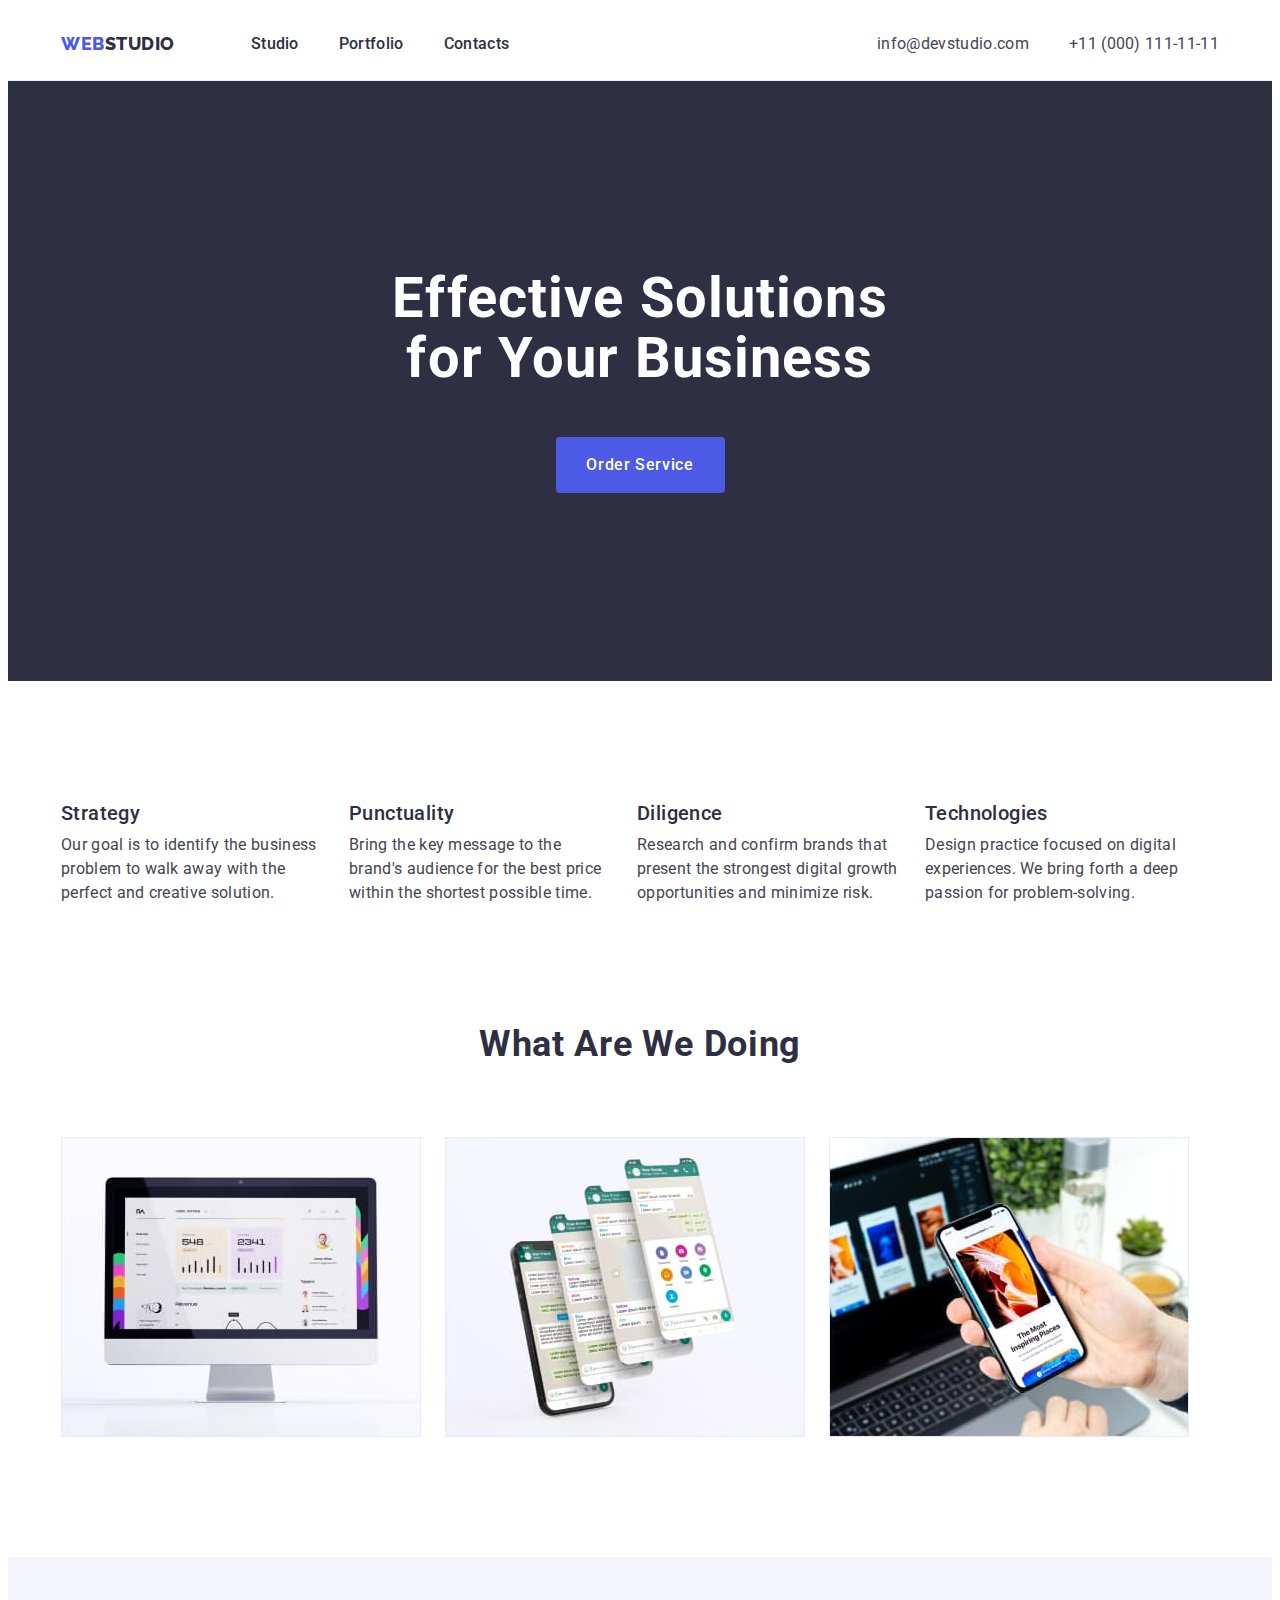
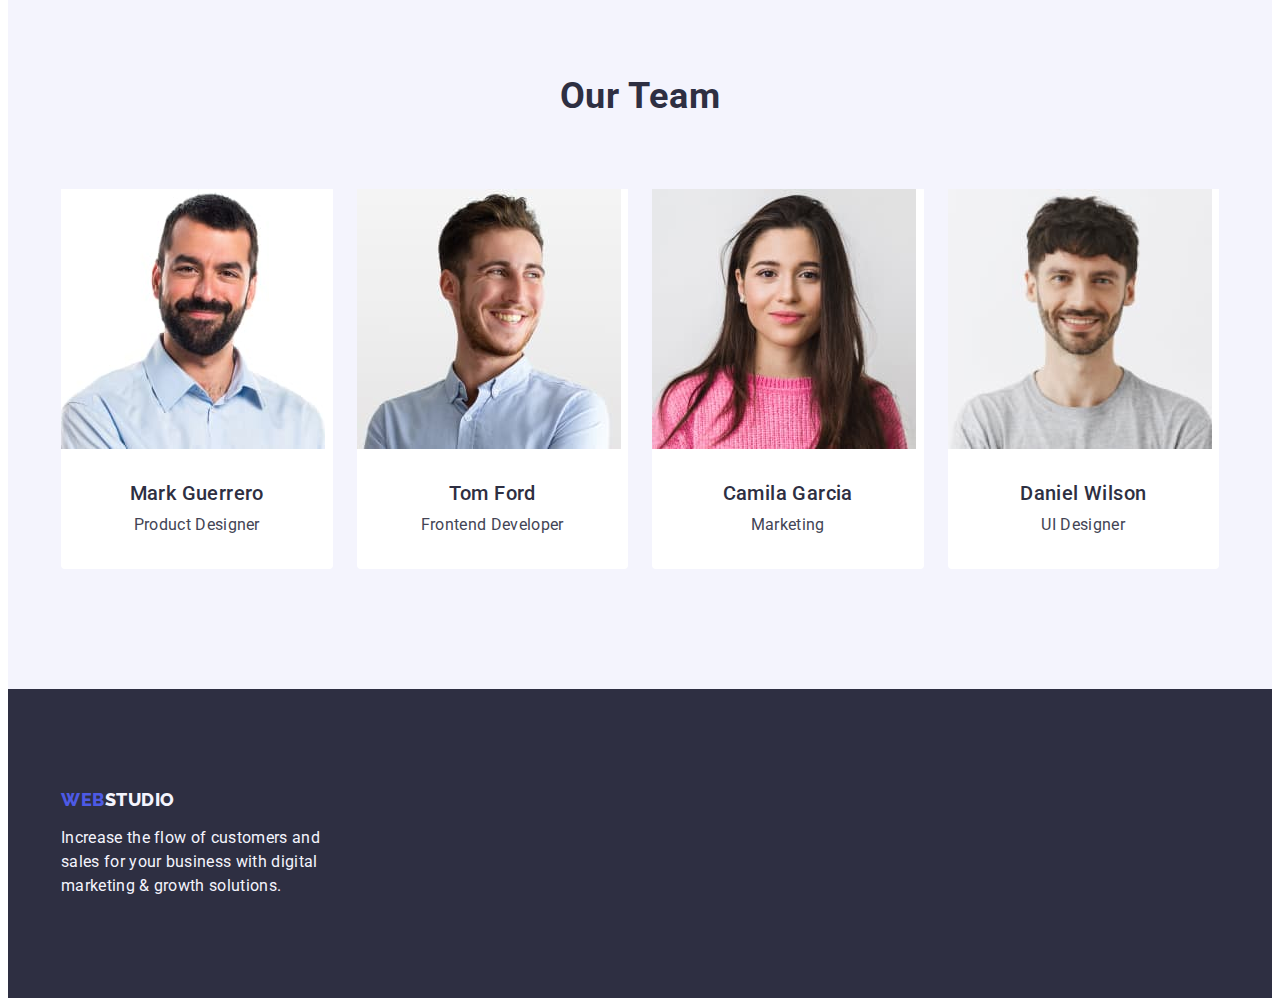
<file: index.html>
<!DOCTYPE html>
<html lang="en">

<head>
    <meta charset="UTF-8">
    <meta http-equiv="X-UA-Compatible" content="IE=edge">
    <meta name="viewport" content="width=device-width, initial-scale=1.0">
    <title>WebStudio</title>
    <link rel="preconnect" href="https://fonts.googleapis.com">
    <link rel="preconnect" href="https://fonts.gstatic.com" crossorigin>
    <link
        href="https://fonts.googleapis.com/css2?family=Raleway:wght@700;800&family=Roboto:wght@400;500;700&display=swap"
        rel="stylesheet">
    <link rel="stylesheet" href="https://cdnjs.cloudflare.com/ajax/libs/modern-normalize/1.1.0/modern-normalize.min.css"
        integrity="sha512-wpPYUAdjBVSE4KJnH1VR1HeZfpl1ub8YT/NKx4PuQ5NmX2tKuGu6U/JRp5y+Y8XG2tV+wKQpNHVUX03MfMFn9Q=="
        crossorigin="anonymous" referrerpolicy="no-referrer" />
    <link rel="stylesheet" href="./css/styles.css">
</head>

<body>
    <header class="header">
        <div class="container header-container">
            <nav class="header-navigation">
                <a href="./index.html" class="header-logo link">Web<span class="header-logo-studio">Studio</span></a>
                <ul class="header-list list">
                    <li class="header-item"><a class="header-link link" href="./index.html">Studio</a></li>
                    <li class="header-item"><a class="header-link link" href="./portfolio.html">Portfolio</a></li>
                    <li class="header-item"><a class="header-link link" href="">Contacts</a></li>
                </ul>
            </nav>
            <address class="address list">
                <ul class="address-list list">
                    <li class="address-item"><a class="address-link link"
                            href="mailto:info@devstudio.com">info@devstudio.com</a>
                    </li>
                    <li class="address-item"> <a class="address-link link" href="tel:+110001111111">+11 (000)
                            111-11-11</a>
                    </li>
                </ul>

            </address>
        </div>
    </header>
    <main>
        <section class="hero section">
            <div class="container">
                <h1 class="hero-title">Effective Solutions
                    for Your Business
                </h1>
                <button class="hero-btn " type="button">Order Service</button>
            </div>
        </section>
        <section class="features section">
            <div class="container">
                <h2 hidden class="features-title">Features</h2>
                <ul class="features-list list">
                    <li class="features-item link">
                        <h3 class="features-title">Strategy</h3>
                        <p class="features-text">Our goal is to identify the business
                            problem to walk away with the perfect and creative solution.</p>
                    </li>



                    <li class="features-item link">
                        <h3 class="features-title">Punctuality</h3>
                        <p class="features-text"> Bring the key message to the brand's audience for the best price
                            within
                            the shortest possible
                            time.</p>
                    </li>



                    <li class="features-item link">
                        <h3 class="features-title">Diligence</h3>
                        <p class="features-text">Research and confirm brands that present the strongest digital growth
                            opportunities and minimize
                            risk.</p>
                    </li>

                    <li class="features-item link">
                        <h3 class="features-title">Technologies</h3>
                        <p class="features-text"> Design practice focused on digital experiences. We bring forth a deep
                            passion for problem-solving.</p>
                    </li>
                </ul>
            </div>
        </section>
        <section class="doing">
            <div class="container">
                <h2 class="doing-title">What are we doing</h2>
                <ul class="doing-list list">
                    <li class="doing-item item"><img src="./images/ourworks/img_1.jpg" alt="foto1" width="360"
                            height="300">
                    </li>
                    <li class="doing-item item"><img src="./images/ourworks/img_2.jpg" alt="foto2" width="360"
                            height="300">
                    </li>
                    <li class="doing-item item"><img src="./images/ourworks/img_3.jpg" alt="foto3" width="360"
                            height="300">
                    </li>
                </ul>
            </div>
        </section>
        <section class="time section">
            <div class="container">
                <h2 class="time-title">Our Team</h2>
                <ul class="time-list list">
                    <li class="time-item item">
                        <img src="./images/ourteam/markguerrero.jpg" alt="Mark Guerrero" width="264" height="260">
                        <div class="time-text">
                            <h3 class="time-title-name">Mark Guerrero</h3>
                            <p class="time-text-prof">Product Designer</p>
                        </div>
                    </li>
                    <li class="time-item item"><img src="./images/ourteam/tomford.jpg" alt="Tom Ford" width="264"
                            height="260">
                        <div class="time-text">
                            <h3 class="time-title-name">Tom Ford</h3>
                            <p class="time-text-prof">Frontend Developer</p>
                        </div>
                    <li class="time-item item"><img src="./images/ourteam/camilagarcia.jpg" alt="Camila Garcia"
                            width="264" height="260">
                        <div class="time-text">
                            <h3 class="time-title-name">Camila Garcia</h3>
                            <p class="time-text-prof">Marketing</p>
                        </div>
                    </li>
                    <li class="time-item item"><img src="./images/ourteam/danielwilson.jpg" alt="Daniel Wilson"
                            width="264" height="260">
                        <div class="time-text">
                            <h3 class="time-title-name">Daniel Wilson</h3>
                            <p class="time-text-prof">UI Designer</p>
                        </div>
                    </li>
                </ul>
            </div>
        </section>
    </main>
    <footer class="footer">
        <div class="container">
            <div class="footer-container">
                <div class="footer-logo-text">
                    <a href="./index.html" class="footer-logo link">Web<span
                            class="footer-logo-studio">Studio</span></a>

                    <p class="footer-text">Increase the flow of customers and sales for your business with digital
                        marketing
                        &
                        growth
                        solutions.</p>
                </div>
            </div>
        </div>
    </footer>
</body>


</html>
</file>
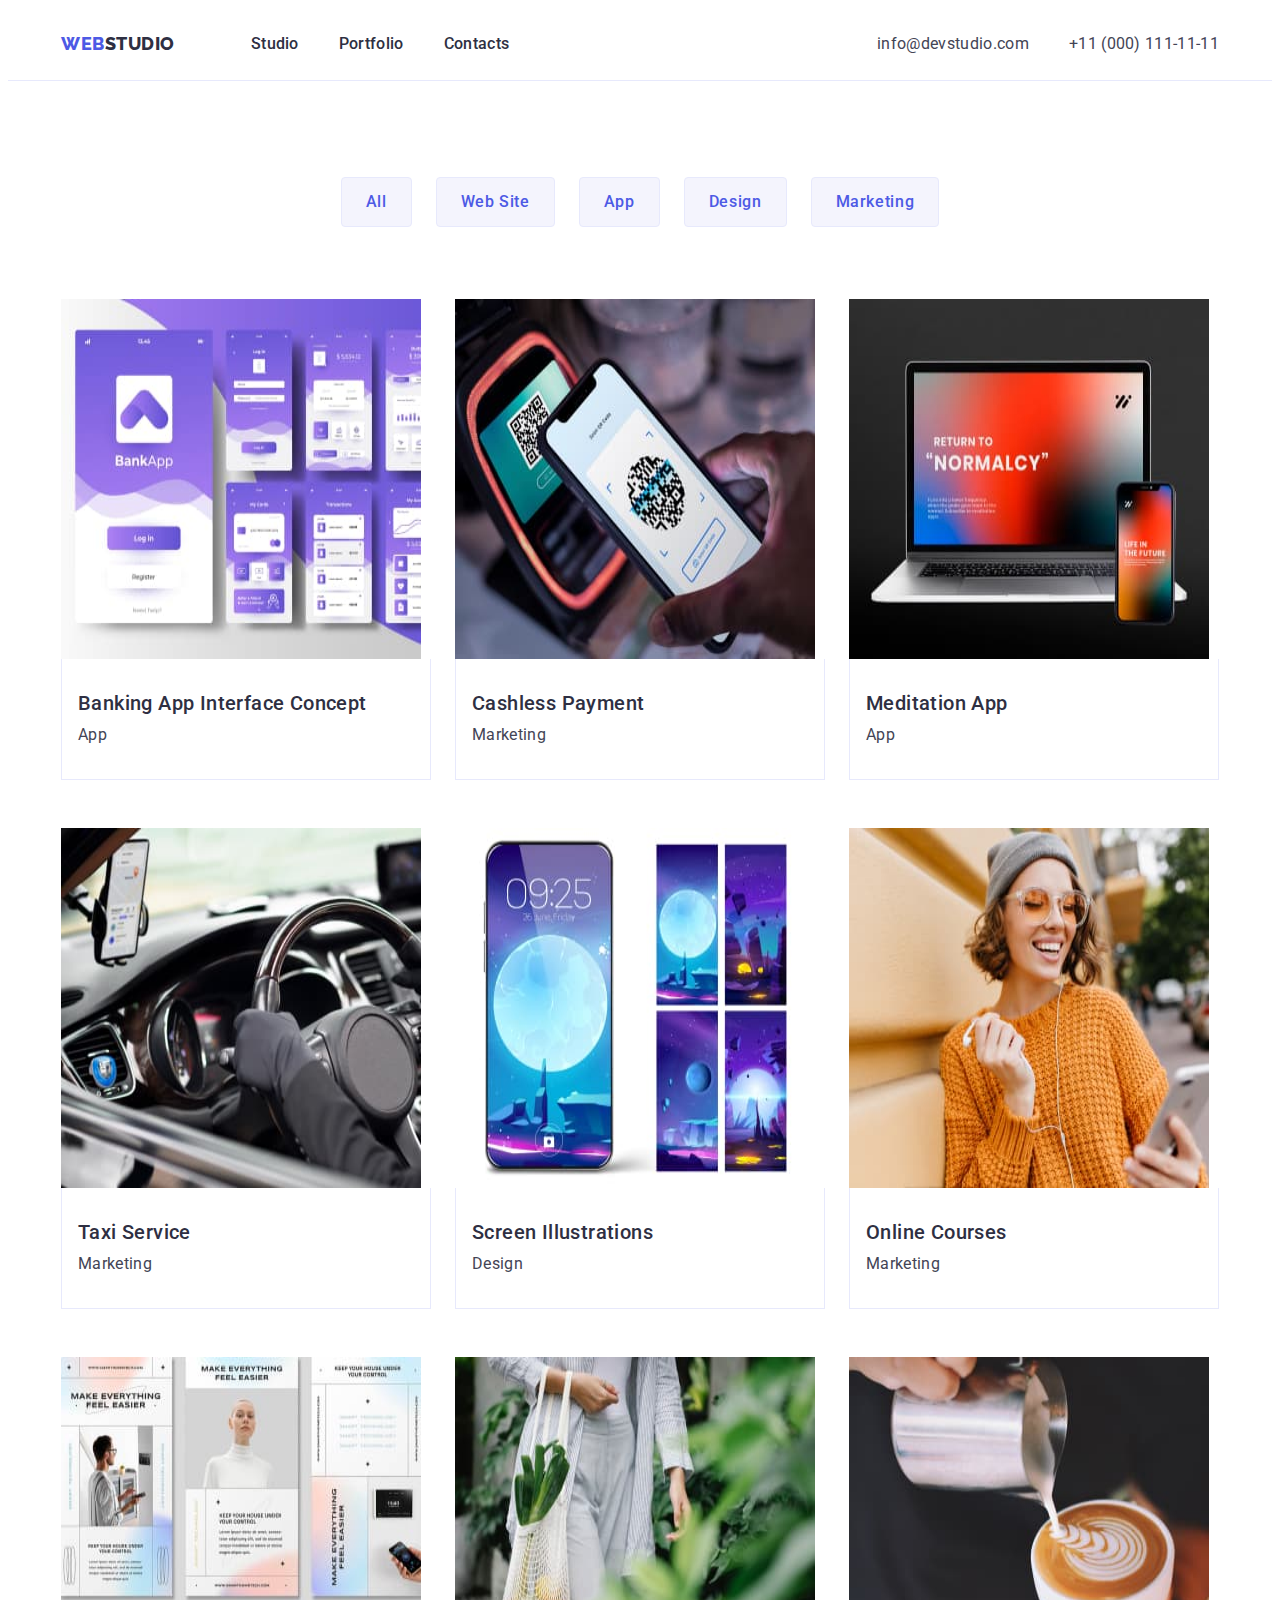
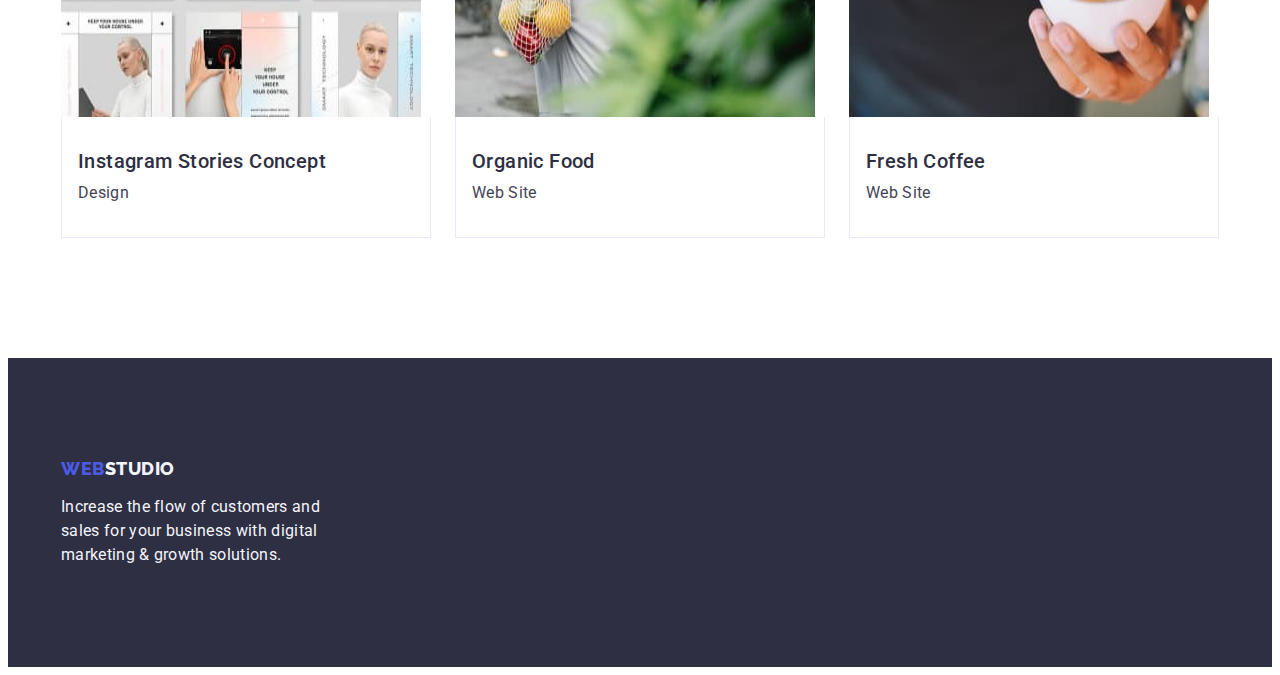
<file: portfolio.html>
<!DOCTYPE html>
<html lang="en">

<head>
    <meta charset="UTF-8">
    <meta http-equiv="X-UA-Compatible" content="IE=edge">
    <meta name="viewport" content="width=device-width, initial-scale=1.0">
    <title>WebStudio</title>
    <link rel="preconnect" href="https://fonts.googleapis.com">
    <link rel="preconnect" href="https://fonts.gstatic.com" crossorigin>
    <link
        href="https://fonts.googleapis.com/css2?family=Raleway:wght@700;800&family=Roboto:wght@400;500;700&display=swap"
        rel="stylesheet">
    <link rel="stylesheet" href="https://cdnjs.cloudflare.com/ajax/libs/modern-normalize/1.1.0/modern-normalize.min.css"
        integrity="sha512-wpPYUAdjBVSE4KJnH1VR1HeZfpl1ub8YT/NKx4PuQ5NmX2tKuGu6U/JRp5y+Y8XG2tV+wKQpNHVUX03MfMFn9Q=="
        crossorigin="anonymous" referrerpolicy="no-referrer" />
    <link rel="stylesheet" href="./css/styles.css">

<body>
    <header class="header">
        <div class="container header-container">
            <nav class="header-navigation">
                <a href="./index.html" class="header-logo link">Web<span class="header-logo-studio">Studio</span></a>
                <ul class="header-list list">
                    <li class="header-item"><a class="header-link link" href="./index.html">Studio</a></li>
                    <li class="header-item"><a class="header-link link" href="./portfolio.html">Portfolio</a></li>
                    <li class="header-item"><a class="header-link link" href="">Contacts</a></li>
                </ul>
            </nav>
            <address class="address list">
                <ul class="address-list list">
                    <li class="address-item"><a class="address-link link"
                            href="mailto:info@devstudio.com">info@devstudio.com</a>
                    </li>
                    <li class="address-item"> <a class="address-link link" href="tel:+110001111111">+11 (000)
                            111-11-11</a>
                    </li>
                </ul>

            </address>
        </div>
    </header>
    <main>
        <section class="filters filters-section ">
            <div class="container">
                <h1 hidden> hidden</h1>
                <ul class="filters-list list buttons">
                    <li class="filters-item link">
                        <button class="filters-btn btn" type="button">All</button>
                    </li>
                    <li class="filters-item link">
                        <button class="filters-btn btn" type="button">Web Site</button>
                    </li>
                    <li class="filters-item link">
                        <button class="filters-btn btn" type="button">App</button>
                    </li>
                    <li class="filters-item link">
                        <button class="filters-btn btn" type="button">Design</button>
                    </li>
                    <li class="filters-item link">
                        <button class="filters-btn btn" type="button">Marketing</button>
                    </li>
                </ul>

                <ul class="filters-list portfolio-list list">
                    <li class="portfolio-item link">
                        <a href="#" class="link">
                            <img class="link" src="./images/portfolio/img-1.jpg" alt="Banking App" width="360"
                                height="360">
                            <div class="container-text">
                                <h2 class="portfolio-title">
                                    Banking App Interface Concept
                                </h2>
                                <p class="portfolio-text">App</p>
                            </div>
                        </a>
                    </li>
                    <li class="portfolio-item link">
                        <a href="#" class="link">
                            <img class="link" src="./images/portfolio/img-2.jpg" alt="Cashless Payment" width="360"
                                height="360">
                            <div class="container-text">
                                <h2 class="portfolio-title">Cashless Payment</h2>
                                <p class="portfolio-text">Marketing</p>
                            </div>
                        </a>
                    </li>
                    <li class="portfolio-item link">
                        <a href="#" class="link">
                            <img class="link" src="./images/portfolio/img-3.jpg" alt="Meditation App" width="360"
                                height="360">
                            <div class="container-text">
                                <h2 class="portfolio-title">Meditation App</h2>
                                <p class="portfolio-text">App</p>
                            </div>
                        </a>
                    </li>

                    <li class="portfolio-item link">
                        <a href="#" class="link"><img class="link" src="./images/portfolio/img-4.jpg" alt="Taxi Service"
                                width="360" height="360">
                            <div class="container-text">
                                <h2 class="portfolio-title">Taxi Service</h2>
                                <p class="portfolio-text">Marketing</p>
                            </div>
                        </a>
                    </li>
                    <li class="portfolio-item link">
                        <a href="#" class="link">
                            <img class="link" src="./images/portfolio/img-5.jpg" alt="Screen Illustrations" width="360"
                                height="360">
                            <div class="container-text">
                                <h2 class="portfolio-title">Screen Illustrations</h2>
                                <p class="portfolio-text">Design</p>
                            </div>

                        </a>
                    </li>
                    <li class="portfolio-item link">
                        <a href="#" class="link">
                            <img class="link" src="./images/portfolio/img-6.jpg" alt="Online Courses" width="360"
                                height="360">
                            <div class="container-text">
                                <h2 class="portfolio-title">Online Courses</h2>
                                <p class="portfolio-text">Marketing</p>
                            </div>
                        </a>
                    </li>

                    <li class="portfolio-item link">
                        <a href="#" class="link">
                            <img class="link" src="./images/portfolio/img-7.jpg" alt="Instagram Stories Concept"
                                width="360" height="360">
                            <div class="container-text">
                                <h2 class="portfolio-title">Instagram Stories Concept</h2>
                                <p class="portfolio-text">Design</p>
                            </div>
                        </a>
                    </li>
                    <li class="portfolio-item link">
                        <a href="#" class="link">
                            <img class="link" src="./images/portfolio/img-8.jpg" alt="Organic Food" width="360"
                                height="360">
                            <div class="container-text">
                                <h2 class="portfolio-title">Organic Food</h2>
                                <p class="portfolio-text">Web Site</p>
                            </div>
                        </a>
                    </li>
                    <li class="portfolio-item link">
                        <a href="#" class="link "><img class="link" src="./images/portfolio/img-9.jpg"
                                alt="Fresh Coffee" width="360" height="360">
                            <div class="container-text">
                                <h2 class="portfolio-title">Fresh Coffee</h2>
                                <p class="portfolio-text">Web Site</p>
                            </div>
                        </a>
                    </li>
                </ul>

            </div>
        </section>

    </main>
    <footer class="footer">
        <div class="container">
            <div class="footer-container">
                <div class="footer-logo-text">
                    <a href="./index.html" class="footer-logo link">Web<span
                            class="footer-logo-studio">Studio</span></a>

                    <p class="footer-text">Increase the flow of customers and sales for your business with digital
                        marketing
                        &
                        growth
                        solutions.</p>
                </div>
            </div>
        </div>
    </footer>
</body>

</html>
</file>
<file: css/styles.css>
:root {
  --body: #434455;
  --color-body: #ffffff;
  --color-footer: #2e2f42;
  --color-header: #434455;
  --header-link: #2e2f42;
  --header-link-color: #404bbf;
  --logo: #4d5ae5;
  --logo-studio: #2e2f42;
  --address-link: #404bbf;
  --hero: #2e2f42;
  --hero-title: #ffffff;
  --hero-btn: #404bbf;
  --hero-color: #ffffff;
  --hero-btn-color: #4d5ae5;
  --features-text: #434455;
  --features-title: #2e2f42;
  --doing-title: #2e2f42;
  --time: #f4f4fd;
  --time-title: #2e2f42;
  --time-item: #ffffff;
  --time-text: #434455;
  --footer-logo-studio: #f4f4fd;
  --footer-text: #f4f4fd;
  --filters-btn: #4d5ae5;
  --filters-color: #f4f4fd;
  --filters-btn-color: #404bbf;
  --filters-btn-portfolio: #ffffff;
  --portfolio-title: #2e2f42;
  --portfolio-text: #434455;
}
p,
h1,
h2,
h3,
h4,
h5,
h6 {
  margin: 0;
}
ul,
ol {
  margin: 0;
  padding-left: 0;
}
img {
  display: block;
}

body {
  font-family: "Roboto", sans-serif;
  color: var(--body);
  background-color: var(--color-body);
}

.list {
  list-style: none;
}
.link {
  text-decoration: none;
}

.container {
  width: 1158px;
  padding-left: 15px;
  padding-right: 15px;
  margin-left: auto;
  margin-right: auto;
}
.section {
  padding-top: 120px;
  padding-bottom: 120px;
}
/* ==========HEADER========== */
.header {
  border-bottom: 1px solid #e7e9fc;
}
.header-container {
  display: flex;
}
.header-navigation {
  display: flex;
  margin-right: auto;
}
.header-logo {
  font-family: Raleway, sans-serif;
  font-style: normal;
  font-weight: 800;
  font-size: 18px;
  line-height: 1.17;
  display: flex;
  align-items: center;
  letter-spacing: 0.03em;
  text-transform: uppercase;
  color: var(--logo);
  margin-right: 76px;
}
.header-logo-studio {
  font-family: Raleway, sans-serif;
  font-style: normal;
  font-weight: 800;
  font-size: 18px;
  line-height: 1.17;
  display: flex;
  align-items: center;
  letter-spacing: 0.03em;
  text-transform: uppercase;
  color: var(--logo-studio);
}
.header-list {
  display: flex;
  gap: 40px;
}
.header-item {
}
.header-link {
  display: block;
  font-weight: 500;
  font-size: 16px;
  line-height: 1.5;
  letter-spacing: 0.02em;
  color: var(--header-link);
  padding-top: 24px;
  padding-bottom: 24px;
}
.header-link:hover,
.header-link:focus {
  color: var(--header-link-color);
}
.address {
  font-style: normal;
}
.address-list {
  display: flex;
  gap: 40px;
  padding-top: 24px;
  padding-bottom: 24px;
}
.address-item {
}
.address-link {
  font-size: 16px;
  line-height: 1.5;
  letter-spacing: 0.02em;
  color: var(--color-header);
}
.address-link:hover,
.address-link:focus {
  color: var(--address-link);
}

/* ========HERO============*/
.hero {
  background: var(--hero);
  text-align: center;
  padding-top: 188px;
  padding-bottom: 188px;
}

.hero-title {
  font-weight: 700;
  font-size: 56px;
  line-height: 1.07;
  text-align: center;
  letter-spacing: 0.02em;
  color: var(--hero-title);
  margin-bottom: 48px;
  max-width: 496px;
  margin-left: auto;
  margin-right: auto;
}
.hero-btn {
  display: block;
  margin-left: auto;
  margin-right: auto;
  font-family: "Roboto", sans-serif;
  font-weight: 500;
  font-size: 16px;
  line-height: 1.5;
  letter-spacing: 0.04em;
  color: var(--hero-color);
  background: var(--hero-btn-color);
  cursor: pointer;
  min-width: 169px;
  height: 56px;
  border: none;
  border-radius: 4px;
}
.hero-btn:hover {
  background-color: var(--hero-btn);
}
.hero-btn:focus {
  background-color: var(--hero-btn);
}

/* ===========Features======== */
.features {
  padding-top: 120px;
}
.features-list {
  display: flex;
  gap: 24px;
}
.features-item {
  width: 264px;
  height: 104px;
}
.features-text {
  font-size: 16px;
  line-height: 1.5;
  letter-spacing: 0.02em;
  color: var(--features-text);
}
.features-title {
  font-weight: 500;
  font-size: 20px;
  line-height: 1.2;
  letter-spacing: 0.02em;
  color: var(--features-title);
  margin-bottom: 8px;
}
/* ============doing========== */
.doing {
  padding-bottom: 120px;
}
.doing-title {
  font-weight: 700;
  font-size: 36px;
  line-height: 1.11;
  text-align: center;
  letter-spacing: 0.02em;
  text-transform: capitalize;
  color: var(--doing-title);
  margin-bottom: 72px;
}
.doing-list {
  display: flex;
  gap: 24px;
}
.list {
}
.doing-item {
}
.item {
}
/* ============time============== */
.time {
  background: var(--time);
}
.time-title {
  font-weight: 700;
  font-size: 36px;
  line-height: 1.11;
  text-align: center;
  letter-spacing: 0.02em;
  text-transform: capitalize;
  color: var(--time-title);
  margin-bottom: 72px;
}
.time-list {
  display: flex;
  gap: 24px;
}
.time-text {
  padding-top: 32px;
  padding-bottom: 32px;
}
.list {
}
.time-item {
  background-color: var(--time-item);
  width: calc((100% - 72px) / 4);
  border-radius: 0px 0px 4px 4px;
}
.item {
}
.time-title-name {
  font-weight: 500;
  font-size: 20px;
  line-height: 1.2;
  text-align: center;
  letter-spacing: 0.02em;
  color: var(--doing-title);
  margin-bottom: 8px;
}
.time-text-prof {
  font-size: 16px;
  line-height: 1.5;
  text-align: center;
  letter-spacing: 0.02em;
  color: var(--time-text);
}
/* =============footer============== */
.footer {
  background-color: var(--color-footer);
  padding-top: 100px;
  padding-bottom: 100px;
}
.footer-container {
}
.footer-logo {
  font-family: Raleway, sans-serif;
  font-weight: 800;
  font-size: 18px;
  line-height: 1.17;
  letter-spacing: 0.03em;
  text-transform: uppercase;
  color: var(--logo);
}
.footer-logo-studio {
  color: var(--footer-logo-studio);
}

.footer-text {
  font-size: 16px;
  line-height: 1.5;
  letter-spacing: 0.02em;
  color: var(--footer-text);
  margin-top: 16px;
}
.footer-logo-text {
  width: 264px;
}
/* *************PORTFOLIO**************** */
/* ===== Filters=======*/
.filters-section {
  padding-top: 96px;
  padding-bottom: 120px;
}
.buttons {
  display: flex;
  justify-content: center;
  margin-bottom: 72px;
  gap: 24px;
}
.filters-list {
}
.list {
}
.filters-item {
}
.link {
}
.filters-btn {
  font-family: "Roboto", sans-serif;
  font-weight: 500;
  font-style: normal;
  font-size: 16px;
  line-height: 1.5;
  display: flex;
  align-items: center;
  text-align: center;
  letter-spacing: 0.04em;
  color: var(--filters-btn);
  cursor: pointer;
  background-color: var(--filters-color);
  padding: 12px 24px;
}
.filters-btn:hover {
  background-color: var(--filters-btn-color);
}
.filters-btn:focus {
  background-color: var(--filters-btn-color);
}
.filters-btn:hover,
.filters-btn:focus {
  color: var(--filters-btn-portfolio);
}
.btn {
  border: 1px solid #e7e9fc;
  border-radius: 4px;
}
/* =====portfolio===== */
.container-text {
  padding-top: 32px;
  padding-left: 16px;
  padding-bottom: 32px;
  border: 1px solid #e7e9fc;
  border-top: none;
}
.portfolio {
}
.portfolio-list {
  display: flex;
  flex-wrap: wrap;
  gap: 48px 24px;
}
.list {
}
.portfolio-item {
  width: calc((100% - 48px) / 3);
}

.link {
}
.portfolio-title {
  font-weight: 500;
  font-size: 20px;
  line-height: 1.2;
  letter-spacing: 0.02em;
  color: var(--portfolio-title);
  margin-bottom: 8px;
}
.portfolio-text {
  font-size: 16px;
  line-height: 1.5;
  letter-spacing: 0.02em;
  color: var(--portfolio-text);
  margin-top: 8px;
}
</file>
